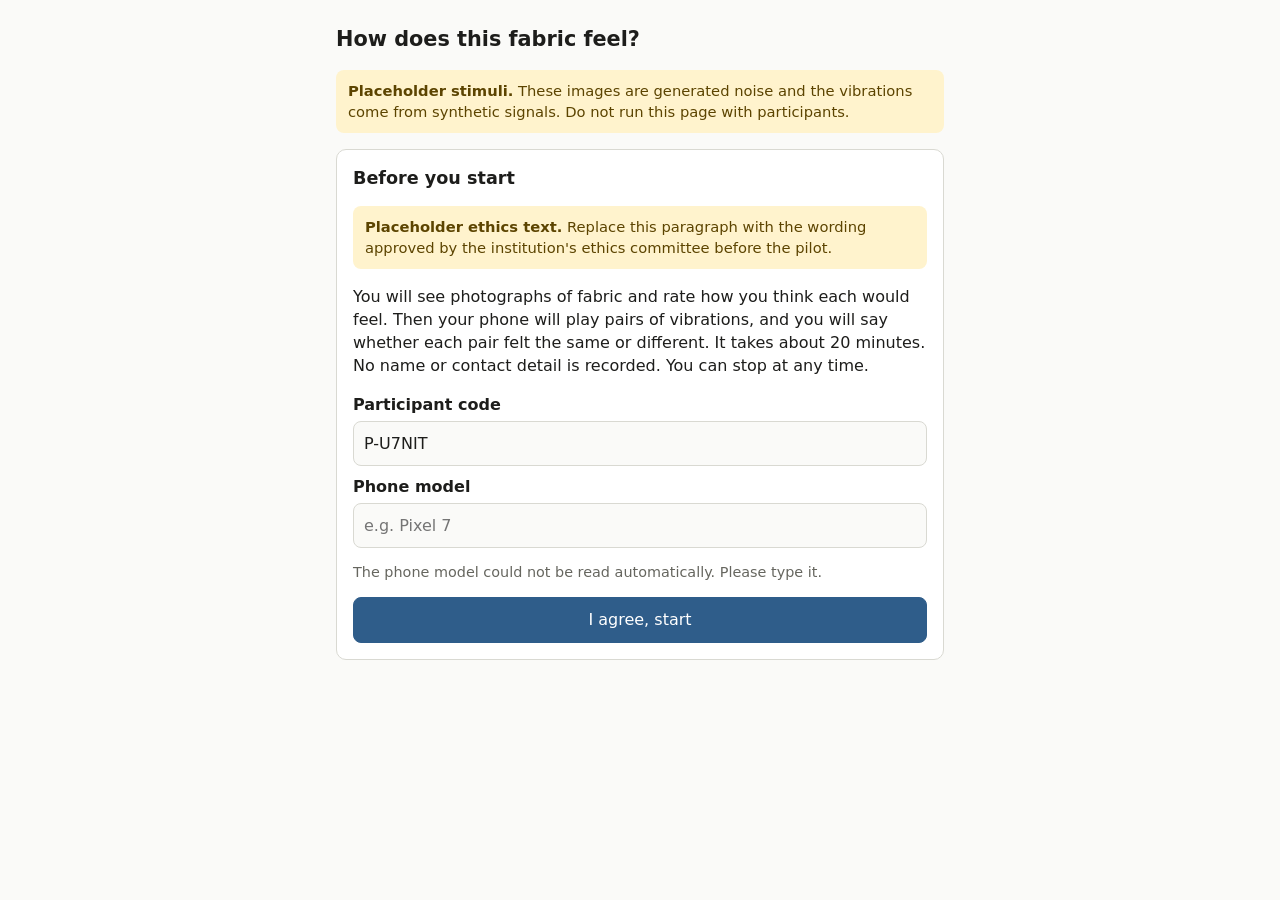
<file: study/rating_instrument.html>
<!doctype html>
<html lang="en">
<head>
<meta charset="utf-8">
<meta name="viewport" content="width=device-width, initial-scale=1">
<title>Fabric Rating Study</title>
<!--
  Objective 5 instrument: image ratings, then vibration discrimination, one session.
  STIMULI and PATTERNS come from stimuli.js (make_study_stimuli.py writes
  placeholders). The export is read by study/reliability.py and
  study/discrimination.py; keep the CSV columns in step with them.
-->
<style>
  :root {
    --bg: #fafaf8; --fg: #1d1d1b; --muted: #66665f; --line: #d9d9d2;
    --accent: #2f5d8a; --accent-fg: #fff; --chosen: #2f5d8a; --warn-bg: #fff3cd;
    --warn-fg: #5c4400; --card: #fff;
  }
  @media (prefers-color-scheme: dark) {
    :root {
      --bg: #161614; --fg: #ececE6; --muted: #a3a39a; --line: #3a3a35;
      --accent: #7aa7d6; --accent-fg: #0d1620; --chosen: #7aa7d6; --warn-bg: #3d3110;
      --warn-fg: #f3dd9b; --card: #1f1f1c;
    }
  }
  * { box-sizing: border-box; }
  body { margin: 0; background: var(--bg); color: var(--fg);
         font: 16px/1.45 system-ui, -apple-system, "Segoe UI", Roboto, sans-serif; }
  main { max-width: 640px; margin: 0 auto; padding: 16px; }
  h1 { font-size: 1.3rem; margin: 0.5rem 0 1rem; }
  h2 { font-size: 1.1rem; margin: 0 0 0.75rem; }
  .card { background: var(--card); border: 1px solid var(--line); border-radius: 10px;
          padding: 16px; margin-bottom: 16px; }
  .banner { background: var(--warn-bg); color: var(--warn-fg); border-radius: 8px;
            padding: 10px 12px; margin-bottom: 16px; font-size: 0.92rem; }
  .muted { color: var(--muted); font-size: 0.9rem; }
  label { display: block; margin: 0.6rem 0 0.25rem; font-weight: 600; }
  input[type=text] { width: 100%; padding: 10px; font: inherit; border: 1px solid var(--line);
                     border-radius: 8px; background: var(--bg); color: var(--fg); }
  button { font: inherit; border-radius: 8px; border: 1px solid var(--line);
           background: var(--card); color: var(--fg); padding: 10px 14px; cursor: pointer;
           min-height: 44px; }
  button.primary { background: var(--accent); color: var(--accent-fg); border-color: var(--accent); }
  button:disabled { opacity: 0.45; cursor: not-allowed; }
  .stimulus { width: 100%; aspect-ratio: 1; object-fit: cover; border-radius: 8px;
              border: 1px solid var(--line); display: block; background: var(--line); }
  .scale { margin: 14px 0; }
  .scale .anchors { display: flex; justify-content: space-between; font-size: 0.85rem;
                    color: var(--muted); }
  .scale .points { display: grid; grid-template-columns: repeat(7, 1fr); gap: 4px; margin-top: 4px; }
  .scale .points button { padding: 8px 0; min-height: 40px; }
  .scale .points button[aria-pressed=true] { background: var(--chosen); color: var(--accent-fg);
                                             border-color: var(--chosen); }
  .row { display: flex; gap: 8px; flex-wrap: wrap; margin-top: 12px; }
  .row > button { flex: 1 1 140px; }
  .progress { font-size: 0.85rem; color: var(--muted); margin-bottom: 8px; }
  [hidden] { display: none !important; }
</style>
</head>
<body>
<main>
  <h1>How does this fabric feel?</h1>
  <div id="placeholder" class="banner" hidden>
    <strong>Placeholder stimuli.</strong> These images are generated noise and the
    vibrations come from synthetic signals. Do not run this page with participants.
  </div>

  <section id="consent" class="card">
    <h2>Before you start</h2>
    <!-- PLACEHOLDER: replace with the institution's required ethics text. -->
    <p class="banner"><strong>Placeholder ethics text.</strong> Replace this paragraph
      with the wording approved by the institution's ethics committee before the pilot.</p>
    <p>You will see photographs of fabric and rate how you think each would feel.
      Then your phone will play pairs of vibrations, and you will say whether each pair
      felt the same or different. It takes about 20 minutes. No name or contact detail
      is recorded. You can stop at any time.</p>
    <label for="pid">Participant code</label>
    <input id="pid" type="text" autocomplete="off" spellcheck="false">
    <label for="device">Phone model</label>
    <input id="device" type="text" autocomplete="off" spellcheck="false"
           placeholder="e.g. Pixel 7">
    <p class="muted" id="device-note"></p>
    <div class="row"><button id="agree" class="primary">I agree, start</button></div>
  </section>

  <section id="rating" class="card" hidden>
    <div class="progress" id="rating-progress"></div>
    <img id="stimulus" class="stimulus" alt="Fabric to rate">
    <div id="scales"></div>
    <div class="row"><button id="next" class="primary" disabled>Next</button></div>
  </section>

  <section id="disc-intro" class="card" hidden>
    <h2>Part 2: vibrations</h2>
    <p>Hold the phone as you normally would. Each trial plays two vibrations, one after
      the other. Say whether they felt the same or different. Guess if you are not sure.</p>
    <p class="banner" id="no-vibrate" hidden>This browser cannot vibrate, so part 2 is
      skipped. On iPhone no browser can vibrate from a web page.</p>
    <div class="row"><button id="disc-start" class="primary">Start part 2</button></div>
  </section>

  <section id="disc" class="card" hidden>
    <div class="progress" id="disc-progress"></div>
    <div class="row"><button id="play" class="primary">Play the pair</button></div>
    <div class="row">
      <button id="same" disabled>Same</button>
      <button id="different" disabled>Different</button>
    </div>
  </section>

  <section id="done" class="card" hidden>
    <h2>Thank you</h2>
    <p>Your answers are ready. Press the button to save the file, and hand the phone back
      to the researcher.</p>
    <div class="row"><button id="download" class="primary">Save answers (CSV)</button></div>
    <p class="muted" id="summary"></p>
  </section>
</main>

<script src="stimuli.js"></script>
<script>
"use strict";
const ATTRIBUTES = [
  ["roughness", "smooth", "rough"],
  ["bumpiness", "flat", "bumpy"],
  ["slipperiness", "grippy", "slippery"],
  ["softness", "stiff", "soft"],
  ["warmth", "cool", "warm"],
];
const N_REPEATS = 4;          // images shown twice, for intra-rater reliability
const GAP_MS = 700;           // silence between the two vibrations of a pair
const COLUMNS = ["participant", "device_model", "block", "image_id", "attribute",
  "rating", "repeat", "rt_ms", "trial", "scheme", "fabric_a", "fabric_b", "same",
  "response_different"];

const $ = (id) => document.getElementById(id);
const rows = [];
let participant = "", device = "unknown";

function hashSeed(text) {
  let h = 2166136261;
  for (const c of text) { h ^= c.charCodeAt(0); h = Math.imul(h, 16777619); }
  return h >>> 0;
}
function rng(seed) {        // mulberry32: same participant code, same order
  return () => {
    seed |= 0; seed = (seed + 0x6D2B79F5) | 0;
    let t = Math.imul(seed ^ (seed >>> 15), 1 | seed);
    t = (t + Math.imul(t ^ (t >>> 7), 61 | t)) ^ t;
    return ((t ^ (t >>> 14)) >>> 0) / 4294967296;
  };
}
function shuffle(list, rand) {
  const a = list.slice();
  for (let i = a.length - 1; i > 0; i--) {
    const j = Math.floor(rand() * (i + 1));
    [a[i], a[j]] = [a[j], a[i]];
  }
  return a;
}
function save() {
  try { localStorage.setItem("fabric-study-" + participant, JSON.stringify(rows)); }
  catch (e) { /* storage unavailable: the CSV download is the record */ }
}

// ---- consent ----------------------------------------------------------------
$("placeholder").hidden = !(typeof PLACEHOLDER !== "undefined" && PLACEHOLDER);
$("pid").value = "P-" + Math.random().toString(36).slice(2, 7).toUpperCase();
(async () => {
  const ua = navigator.userAgentData;
  if (ua && ua.getHighEntropyValues) {
    try {
      const h = await ua.getHighEntropyValues(["model"]);
      if (h.model) { $("device").value = h.model; return; }
    } catch (e) { /* not a secure context */ }
  }
  $("device-note").textContent =
    "The phone model could not be read automatically. Please type it.";
})();

$("agree").addEventListener("click", () => {
  participant = $("pid").value.trim();
  device = $("device").value.trim() || "unknown";
  if (!participant) { $("pid").focus(); return; }
  $("consent").hidden = true;
  startRating();
});

// ---- part 1: ratings --------------------------------------------------------
let queue = [], qi = 0, shownAt = 0, current = {};

function startRating() {
  const order = shuffle(STIMULI, rng(hashSeed(participant)));
  const repeats = order.slice(0, Math.min(N_REPEATS, order.length));
  queue = order.map((s) => ({ ...s, repeat: 0 }))
    .concat(repeats.map((s) => ({ ...s, repeat: 1 })));
  $("rating").hidden = false;
  showImage();
}

function showImage() {
  const s = queue[qi];
  current = {};
  $("rating-progress").textContent = `Image ${qi + 1} of ${queue.length}`;
  $("stimulus").src = s.src;
  const box = $("scales");
  box.innerHTML = "";
  for (const [attr, low, high] of ATTRIBUTES) {
    const scale = document.createElement("div");
    scale.className = "scale";
    scale.innerHTML = `<div class="anchors"><span>${low}</span><span>${high}</span></div>` +
      `<div class="points" role="group" aria-label="${attr}: 1 ${low} to 7 ${high}"></div>`;
    const points = scale.querySelector(".points");
    for (let v = 1; v <= 7; v++) {
      const b = document.createElement("button");
      b.textContent = v;
      b.setAttribute("aria-pressed", "false");
      b.setAttribute("aria-label", `${attr} ${v}`);
      b.addEventListener("click", () => {
        points.querySelectorAll("button").forEach((x) => x.setAttribute("aria-pressed", "false"));
        b.setAttribute("aria-pressed", "true");
        current[attr] = v;
        $("next").disabled = Object.keys(current).length < ATTRIBUTES.length;
      });
      points.appendChild(b);
    }
    box.appendChild(scale);
  }
  $("next").disabled = true;
  window.scrollTo(0, 0);
  shownAt = performance.now();
}

$("next").addEventListener("click", () => {
  const s = queue[qi], rt = Math.round(performance.now() - shownAt);
  for (const [attr] of ATTRIBUTES) {
    rows.push({ participant, device_model: device, block: "rating", image_id: s.id,
      attribute: attr, rating: current[attr], repeat: s.repeat, rt_ms: rt });
  }
  save();
  qi += 1;
  if (qi < queue.length) showImage();
  else { $("rating").hidden = true; startDiscrimination(); }
});

// ---- part 2: discrimination -------------------------------------------------
let trials = [], ti = 0, playedAt = 0;

function buildTrials() {
  const fabrics = Object.keys(PATTERNS), out = [];
  const schemes = [...new Set(fabrics.flatMap((f) => Object.keys(PATTERNS[f])))].sort();
  for (const scheme of schemes) {
    for (let i = 0; i < fabrics.length; i++) {
      out.push({ scheme, a: fabrics[i], b: fabrics[i], same: true });
      for (let j = i + 1; j < fabrics.length; j++) {
        out.push({ scheme, a: fabrics[i], b: fabrics[j], same: false });
      }
    }
  }
  return shuffle(out, rng(hashSeed(participant + "/disc")));
}

function startDiscrimination() {
  const can = typeof navigator.vibrate === "function" && typeof PATTERNS !== "undefined";
  $("disc-intro").hidden = false;
  $("no-vibrate").hidden = can;
  $("disc-start").textContent = can ? "Start part 2" : "Finish";
  $("disc-start").onclick = () => {
    $("disc-intro").hidden = true;
    if (!can) return finish();
    trials = buildTrials();
    $("disc").hidden = false;
    showTrial();
  };
}

function showTrial() {
  $("disc-progress").textContent = `Pair ${ti + 1} of ${trials.length}`;
  $("play").disabled = false;
  $("same").disabled = $("different").disabled = true;
}

$("play").addEventListener("click", () => {
  const t = trials[ti];
  const pa = PATTERNS[t.a][t.scheme], pb = PATTERNS[t.b][t.scheme];
  const total = (p) => p.reduce((s, x) => s + x, 0);
  // Two calls, not one joined pattern: joined, a pair can pass the browser's limit
  // on pattern length. The tap that started the trial gives the page the sticky
  // activation Chrome needs for the delayed second call.
  navigator.vibrate(pa);
  setTimeout(() => navigator.vibrate(pb), total(pa) + GAP_MS);
  $("play").disabled = true;
  setTimeout(() => {
    $("same").disabled = $("different").disabled = false;
    playedAt = performance.now();
  }, total(pa) + GAP_MS + total(pb));
});

function answer(different) {
  const t = trials[ti];
  rows.push({ participant, device_model: device, block: "discrimination",
    rt_ms: Math.round(performance.now() - playedAt), trial: ti, scheme: t.scheme,
    fabric_a: t.a, fabric_b: t.b, same: t.same, response_different: different });
  save();
  ti += 1;
  if (ti < trials.length) showTrial();
  else { $("disc").hidden = true; finish(); }
}
$("same").addEventListener("click", () => answer(false));
$("different").addEventListener("click", () => answer(true));

// ---- export -----------------------------------------------------------------
function toCsv() {
  const cell = (v) => {
    if (v === undefined || v === null) return "";
    const s = String(v);
    return /[",\n]/.test(s) ? `"${s.replace(/"/g, '""')}"` : s;
  };
  return [COLUMNS.join(",")]
    .concat(rows.map((r) => COLUMNS.map((c) => cell(r[c])).join(","))).join("\n") + "\n";
}

function finish() {
  $("done").hidden = false;
  const n = (b) => rows.filter((r) => r.block === b).length;
  $("summary").textContent = `${n("rating")} ratings, ${n("discrimination")} vibration pairs.`;
}

$("download").addEventListener("click", () => {
  const blob = new Blob([toCsv()], { type: "text/csv" });
  const a = document.createElement("a");
  a.href = URL.createObjectURL(blob);
  a.download = `session_${participant}.csv`;
  document.body.appendChild(a);
  a.click();
  a.remove();
});
</script>
</body>
</html>
</file>
